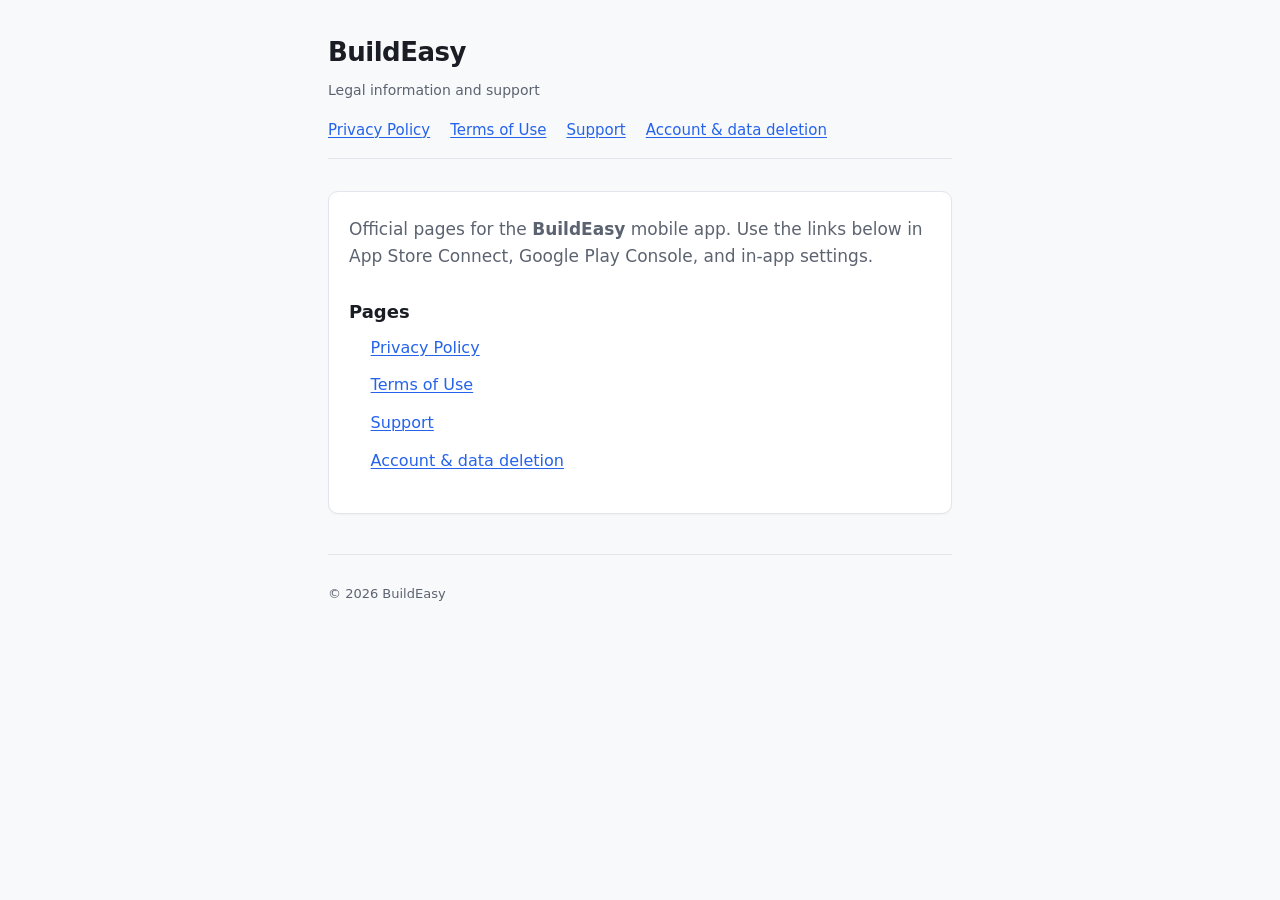
<file: index.html>
<!DOCTYPE html>
<html lang="en">
<head>
  <meta charset="utf-8">
  <meta name="viewport" content="width=device-width, initial-scale=1">
  <title>BuildEasy — Legal &amp; support</title>
  <link rel="stylesheet" href="styles.css">
  <!-- Hub page for static legal/support content. -->
</head>
<body>
  <div class="wrap">
    <header class="site-header">
      <h1>BuildEasy</h1>
      <p class="meta">Legal information and support</p>
      <nav class="nav" aria-label="Legal pages">
        <a href="privacy-policy.html">Privacy Policy</a>
        <a href="terms-of-use.html">Terms of Use</a>
        <a href="support.html">Support</a>
        <a href="account-deletion.html">Account &amp; data deletion</a>
      </nav>
    </header>

    <main class="card">
      <p class="lead">
        Official pages for the <strong>BuildEasy</strong> mobile app. Use the links below in App Store
        Connect, Google Play Console, and in-app settings.
      </p>

      <h2>Pages</h2>
      <ul class="index-list">
        <li><a href="privacy-policy.html">Privacy Policy</a></li>
        <li><a href="terms-of-use.html">Terms of Use</a></li>
        <li><a href="support.html">Support</a></li>
        <li><a href="account-deletion.html">Account &amp; data deletion</a></li>
      </ul>

    </main>

    <footer class="site-footer">
      <p>© 2026 BuildEasy</p>
    </footer>
  </div>
</body>
</html>
</file>
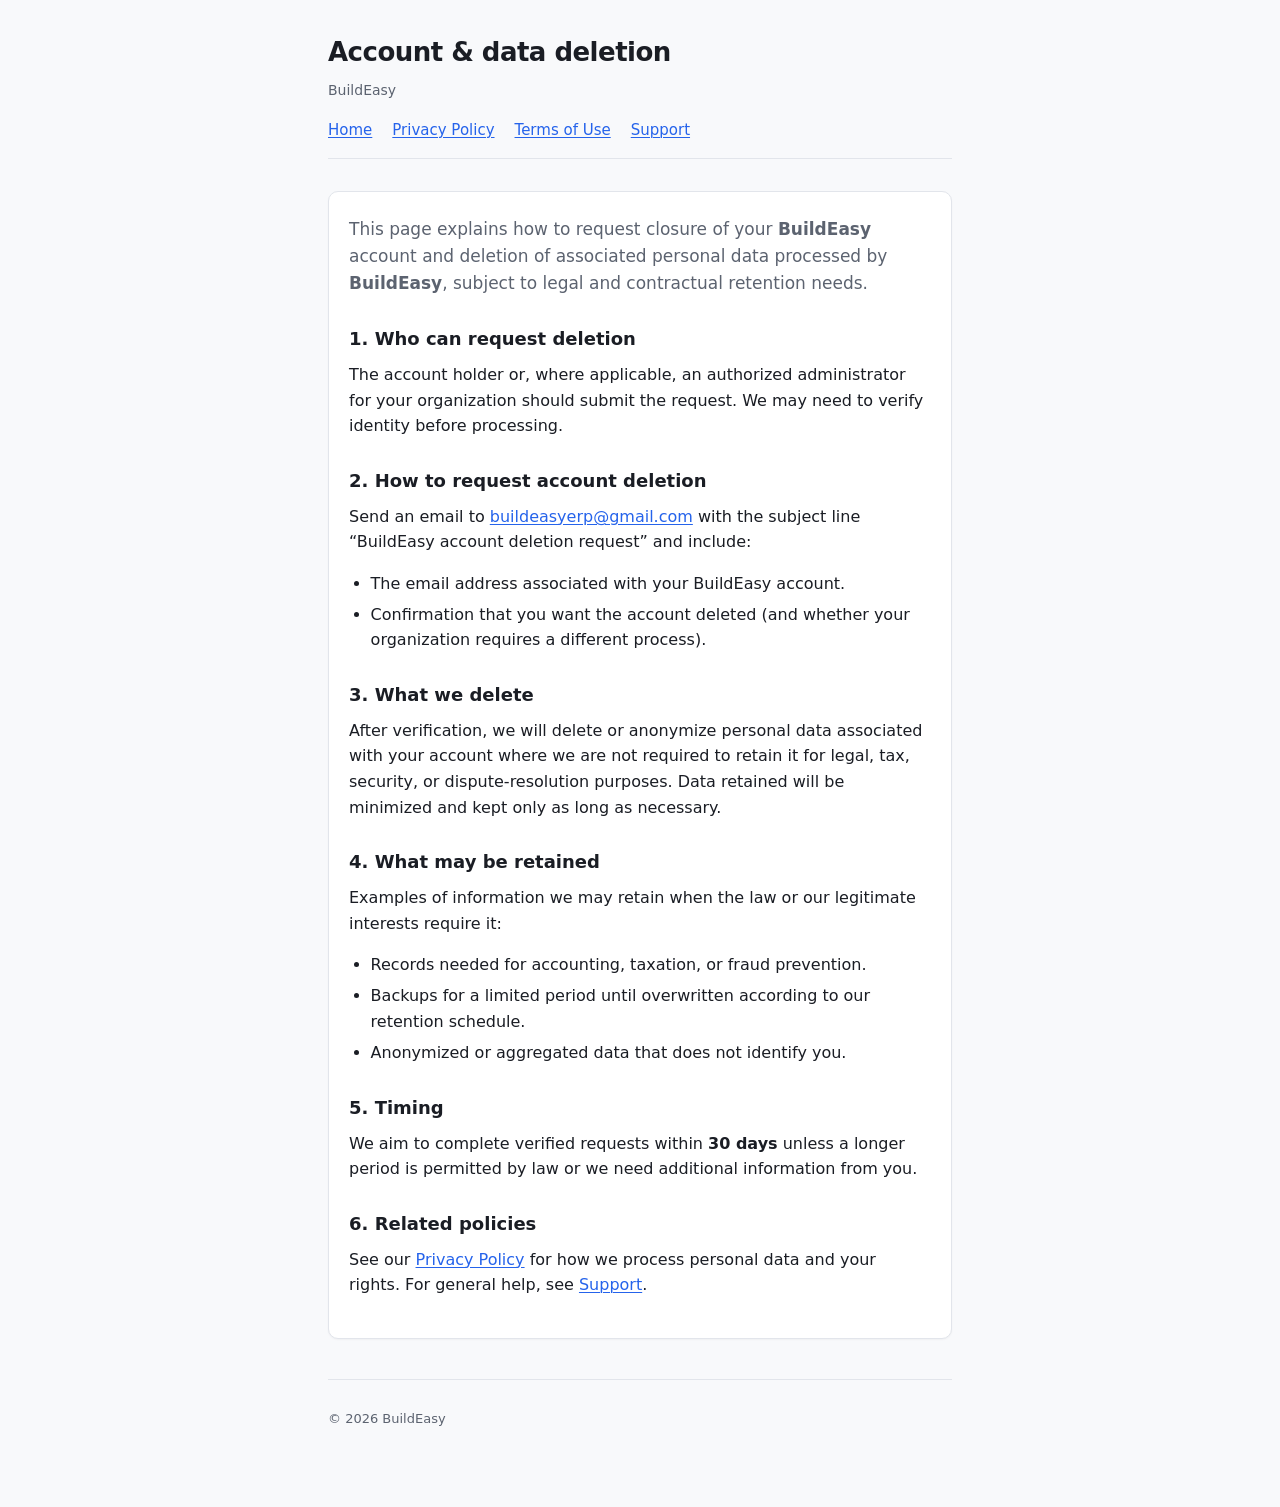
<file: account-deletion.html>
<!DOCTYPE html>
<html lang="en">
<head>
  <meta charset="utf-8">
  <meta name="viewport" content="width=device-width, initial-scale=1">
  <title>Account &amp; data deletion — BuildEasy</title>
  <link rel="stylesheet" href="styles.css">
</head>
<body>
  <div class="wrap">
    <header class="site-header">
      <h1>Account &amp; data deletion</h1>
      <p class="meta">BuildEasy</p>
      <nav class="nav" aria-label="Legal pages">
        <a href="index.html">Home</a>
        <a href="privacy-policy.html">Privacy Policy</a>
        <a href="terms-of-use.html">Terms of Use</a>
        <a href="support.html">Support</a>
      </nav>
    </header>

    <main class="card">
      <p class="lead">
        This page explains how to request closure of your <strong>BuildEasy</strong> account and
        deletion of associated personal data processed by
        <strong>BuildEasy</strong>, subject to legal and contractual retention needs.
      </p>

      <h2>1. Who can request deletion</h2>
      <p>
        The account holder or, where applicable, an authorized administrator for your organization
        should submit the request. We may need to verify identity before processing.
      </p>

      <h2>2. How to request account deletion</h2>
      <p>
        Send an email to
        <a href="mailto:buildeasyerp@gmail.com?subject=BuildEasy%20account%20deletion%20request">buildeasyerp@gmail.com</a>
        with the subject line “BuildEasy account deletion request” and include:
      </p>
      <ul>
        <li>The email address associated with your BuildEasy account.</li>
        <li>Confirmation that you want the account deleted (and whether your organization requires a different process).</li>
      </ul>

      <h2>3. What we delete</h2>
      <p>
        After verification, we will delete or anonymize personal data associated with your account where
        we are not required to retain it for legal, tax, security, or dispute-resolution purposes.
        Data retained will be minimized and kept only as long as necessary.
      </p>

      <h2>4. What may be retained</h2>
      <p>Examples of information we may retain when the law or our legitimate interests require it:</p>
      <ul>
        <li>Records needed for accounting, taxation, or fraud prevention.</li>
        <li>Backups for a limited period until overwritten according to our retention schedule.</li>
        <li>Anonymized or aggregated data that does not identify you.</li>
      </ul>

      <h2>5. Timing</h2>
      <p>
        We aim to complete verified requests within <strong>30 days</strong> unless
        a longer period is permitted by law or we need additional information from you.
      </p>

      <h2>6. Related policies</h2>
      <p>
        See our <a href="privacy-policy.html">Privacy Policy</a> for how we process personal data
        and your rights. For general help, see <a href="support.html">Support</a>.
      </p>
    </main>

    <footer class="site-footer">
      <p>© 2026 BuildEasy</p>
    </footer>
  </div>
</body>
</html>
</file>
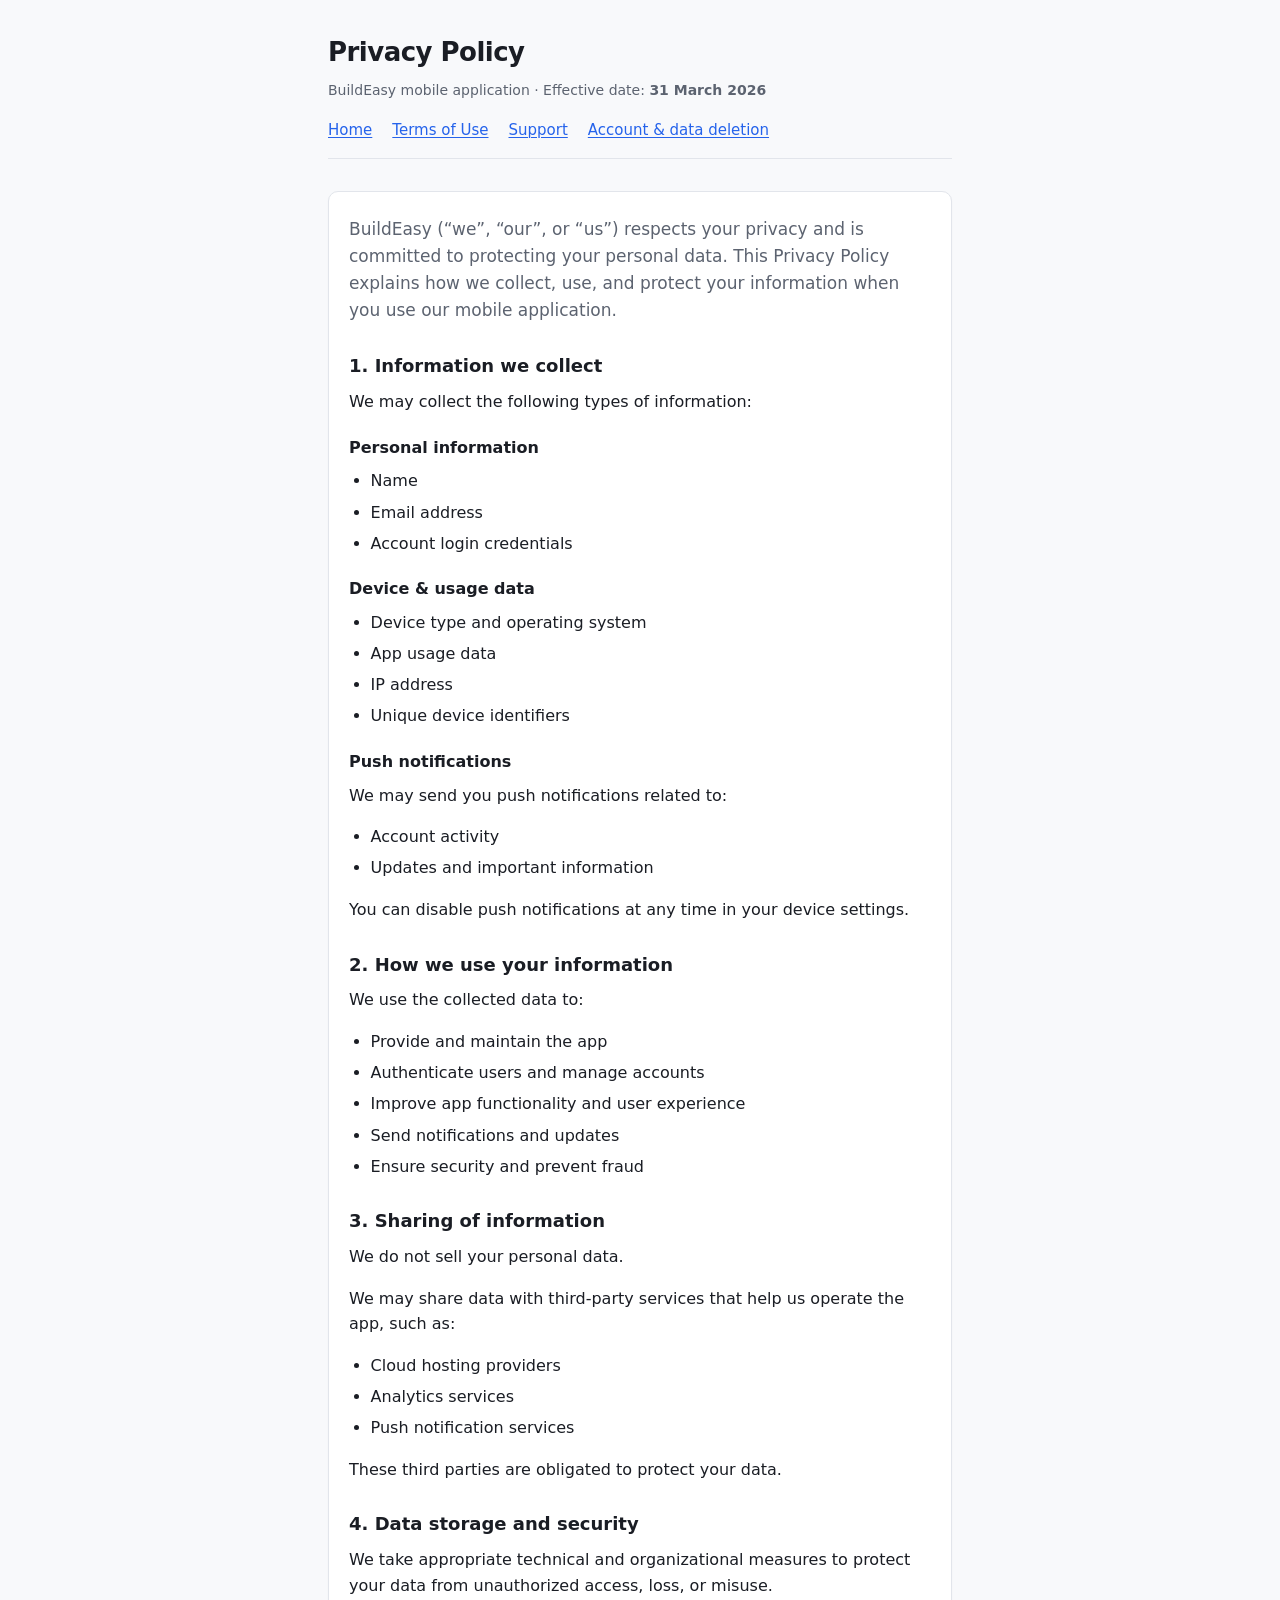
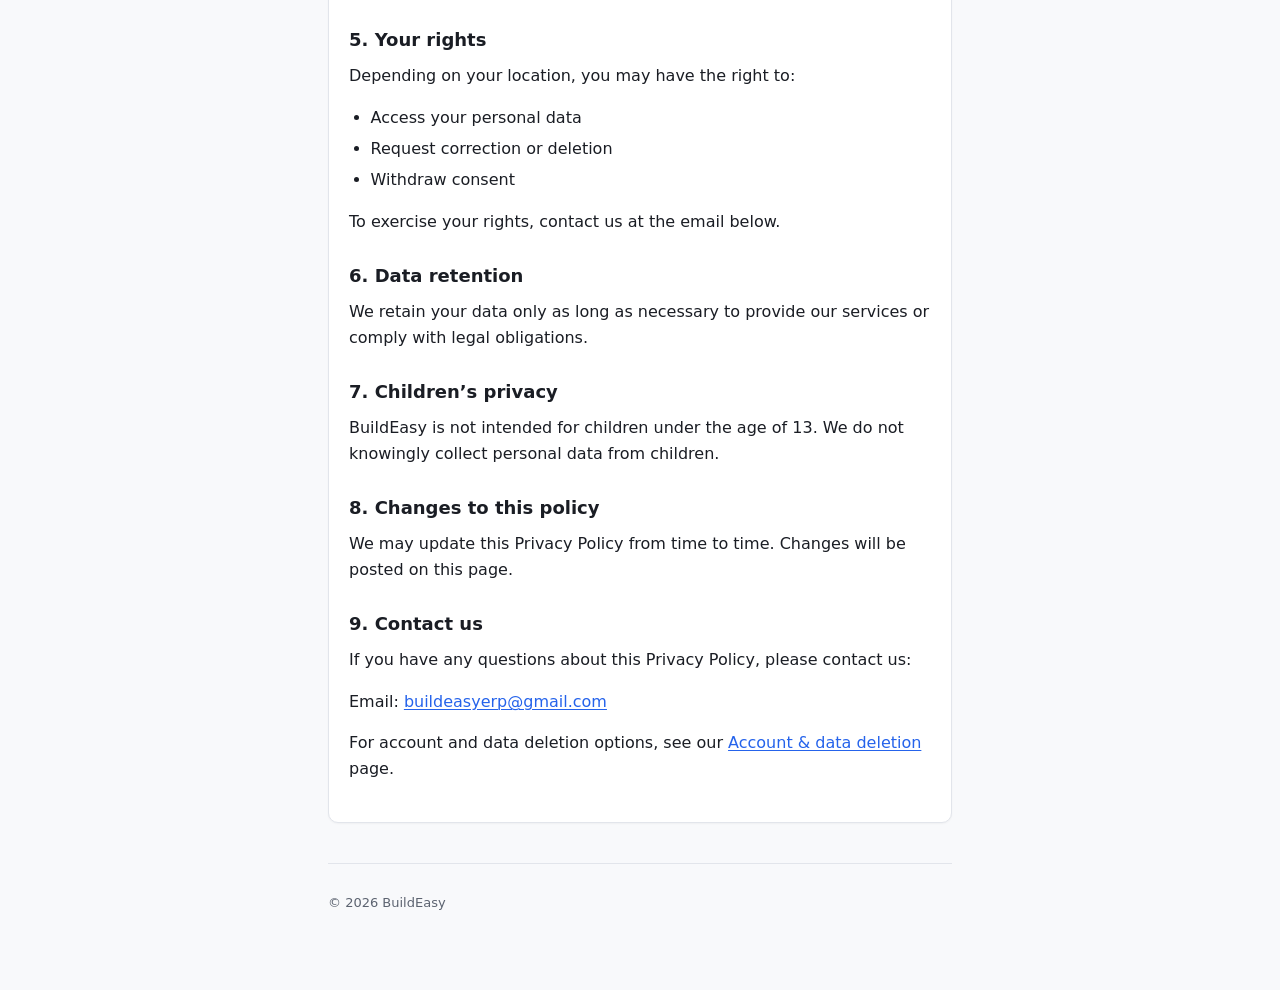
<file: privacy-policy.html>
<!DOCTYPE html>
<html lang="en">
<head>
  <meta charset="utf-8">
  <meta name="viewport" content="width=device-width, initial-scale=1">
  <title>Privacy Policy — BuildEasy</title>
  <link rel="stylesheet" href="styles.css">
</head>
<body>
  <div class="wrap">
    <header class="site-header">
      <h1>Privacy Policy</h1>
      <p class="meta">BuildEasy mobile application · Effective date: <strong>31 March 2026</strong></p>
      <nav class="nav" aria-label="Legal pages">
        <a href="index.html">Home</a>
        <a href="terms-of-use.html">Terms of Use</a>
        <a href="support.html">Support</a>
        <a href="account-deletion.html">Account &amp; data deletion</a>
      </nav>
    </header>

    <main class="card">
      <p class="lead">
        BuildEasy (“we”, “our”, or “us”) respects your privacy and is committed to protecting your personal data.
        This Privacy Policy explains how we collect, use, and protect your information when you use our mobile
        application.
      </p>

      <h2>1. Information we collect</h2>
      <p>We may collect the following types of information:</p>

      <h3>Personal information</h3>
      <ul>
        <li>Name</li>
        <li>Email address</li>
        <li>Account login credentials</li>
      </ul>

      <h3>Device &amp; usage data</h3>
      <ul>
        <li>Device type and operating system</li>
        <li>App usage data</li>
        <li>IP address</li>
        <li>Unique device identifiers</li>
      </ul>

      <h3>Push notifications</h3>
      <p>We may send you push notifications related to:</p>
      <ul>
        <li>Account activity</li>
        <li>Updates and important information</li>
      </ul>
      <p>You can disable push notifications at any time in your device settings.</p>

      <h2>2. How we use your information</h2>
      <p>We use the collected data to:</p>
      <ul>
        <li>Provide and maintain the app</li>
        <li>Authenticate users and manage accounts</li>
        <li>Improve app functionality and user experience</li>
        <li>Send notifications and updates</li>
        <li>Ensure security and prevent fraud</li>
      </ul>

      <h2>3. Sharing of information</h2>
      <p>We do not sell your personal data.</p>
      <p>We may share data with third-party services that help us operate the app, such as:</p>
      <ul>
        <li>Cloud hosting providers</li>
        <li>Analytics services</li>
        <li>Push notification services</li>
      </ul>
      <p>These third parties are obligated to protect your data.</p>

      <h2>4. Data storage and security</h2>
      <p>
        We take appropriate technical and organizational measures to protect your data from unauthorized access,
        loss, or misuse.
      </p>

      <h2>5. Your rights</h2>
      <p>Depending on your location, you may have the right to:</p>
      <ul>
        <li>Access your personal data</li>
        <li>Request correction or deletion</li>
        <li>Withdraw consent</li>
      </ul>
      <p>To exercise your rights, contact us at the email below.</p>

      <h2>6. Data retention</h2>
      <p>
        We retain your data only as long as necessary to provide our services or comply with legal obligations.
      </p>

      <h2>7. Children’s privacy</h2>
      <p>
        BuildEasy is not intended for children under the age of 13. We do not knowingly collect personal data
        from children.
      </p>

      <h2>8. Changes to this policy</h2>
      <p>
        We may update this Privacy Policy from time to time. Changes will be posted on this page.
      </p>

      <h2>9. Contact us</h2>
      <p>If you have any questions about this Privacy Policy, please contact us:</p>
      <p>
        Email:
        <a href="mailto:buildeasyerp@gmail.com">buildeasyerp@gmail.com</a>
      </p>
      <p>
        For account and data deletion options, see our
        <a href="account-deletion.html">Account &amp; data deletion</a> page.
      </p>
    </main>

    <footer class="site-footer">
      <p>© 2026 BuildEasy</p>
    </footer>
  </div>
</body>
</html>
</file>
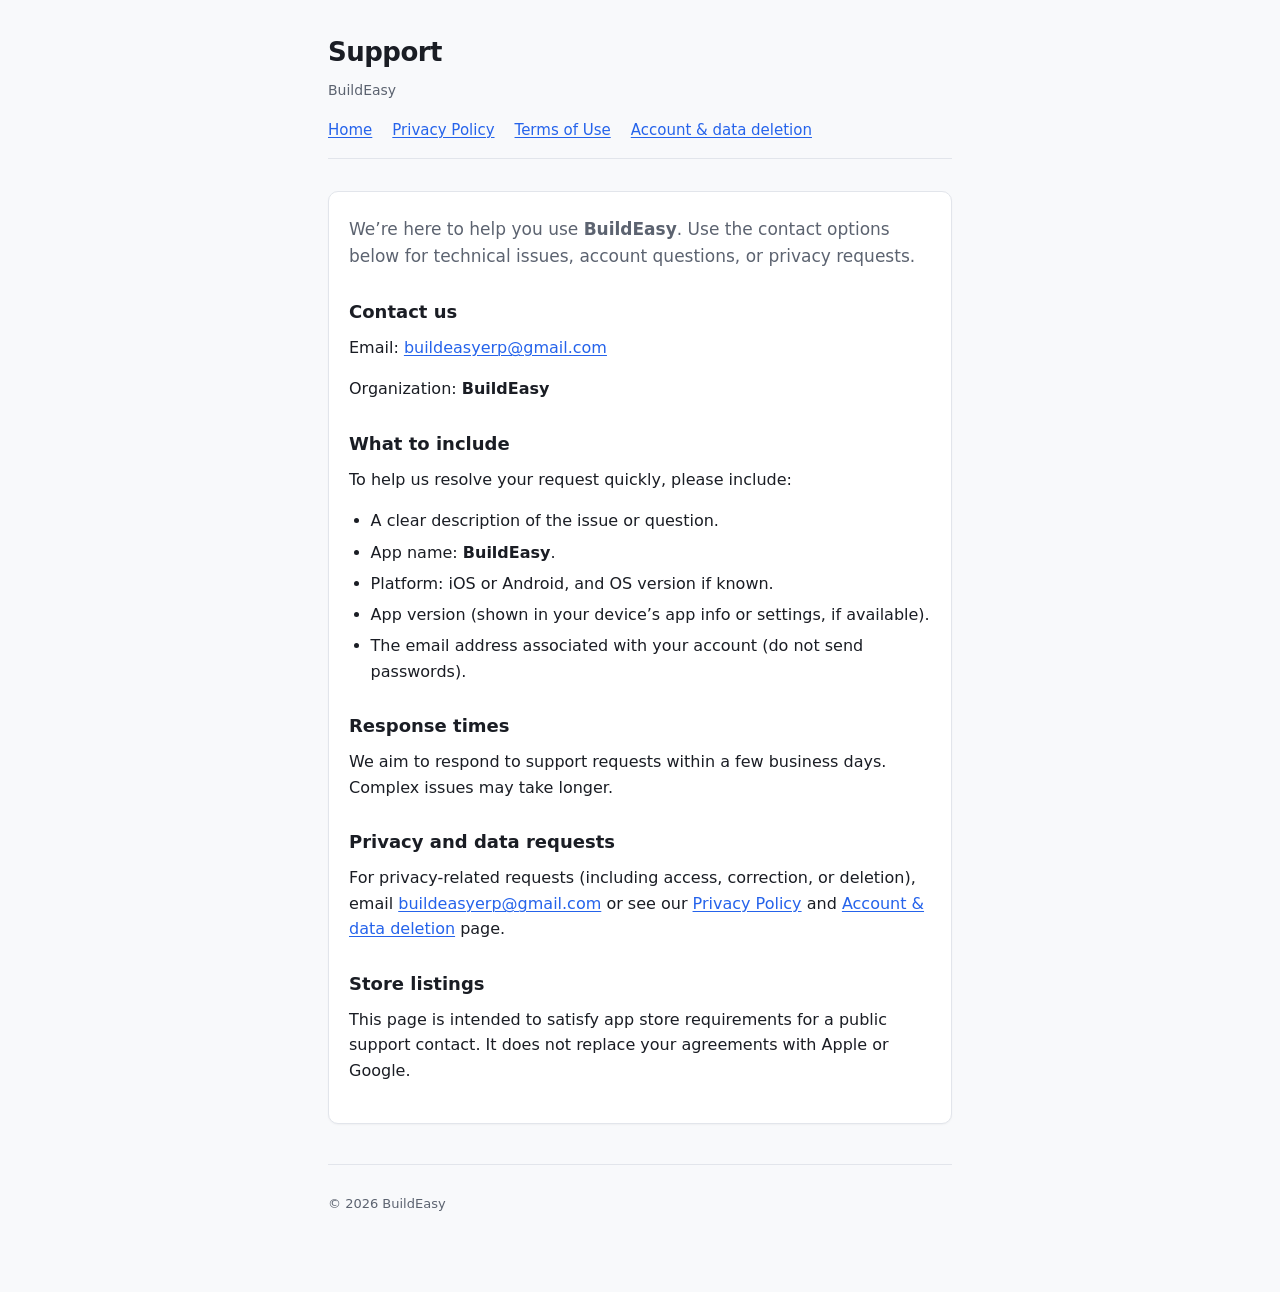
<file: support.html>
<!DOCTYPE html>
<html lang="en">
<head>
  <meta charset="utf-8">
  <meta name="viewport" content="width=device-width, initial-scale=1">
  <title>Support — BuildEasy</title>
  <link rel="stylesheet" href="styles.css">
</head>
<body>
  <div class="wrap">
    <header class="site-header">
      <h1>Support</h1>
      <p class="meta">BuildEasy</p>
      <nav class="nav" aria-label="Legal pages">
        <a href="index.html">Home</a>
        <a href="privacy-policy.html">Privacy Policy</a>
        <a href="terms-of-use.html">Terms of Use</a>
        <a href="account-deletion.html">Account &amp; data deletion</a>
      </nav>
    </header>

    <main class="card">
      <p class="lead">
        We’re here to help you use <strong>BuildEasy</strong>. Use the contact options below for
        technical issues, account questions, or privacy requests.
      </p>

      <h2>Contact us</h2>
      <p>
        Email:
        <a href="mailto:buildeasyerp@gmail.com">buildeasyerp@gmail.com</a>
      </p>
      <p>
        Organization: <strong>BuildEasy</strong>
      </p>

      <h2>What to include</h2>
      <p>To help us resolve your request quickly, please include:</p>
      <ul>
        <li>A clear description of the issue or question.</li>
        <li>App name: <strong>BuildEasy</strong>.</li>
        <li>Platform: iOS or Android, and OS version if known.</li>
        <li>App version (shown in your device’s app info or settings, if available).</li>
        <li>The email address associated with your account (do not send passwords).</li>
      </ul>

      <h2>Response times</h2>
      <p>
        We aim to respond to support requests within a few business days. Complex issues may take longer.
      </p>

      <h2>Privacy and data requests</h2>
      <p>
        For privacy-related requests (including access, correction, or deletion), email
        <a href="mailto:buildeasyerp@gmail.com">buildeasyerp@gmail.com</a>
        or see our
        <a href="privacy-policy.html">Privacy Policy</a>
        and
        <a href="account-deletion.html">Account &amp; data deletion</a>
        page.
      </p>

      <h2>Store listings</h2>
      <p>
        This page is intended to satisfy app store requirements for a public support contact. It does not
        replace your agreements with Apple or Google.
      </p>
    </main>

    <footer class="site-footer">
      <p>© 2026 BuildEasy</p>
    </footer>
  </div>
</body>
</html>
</file>
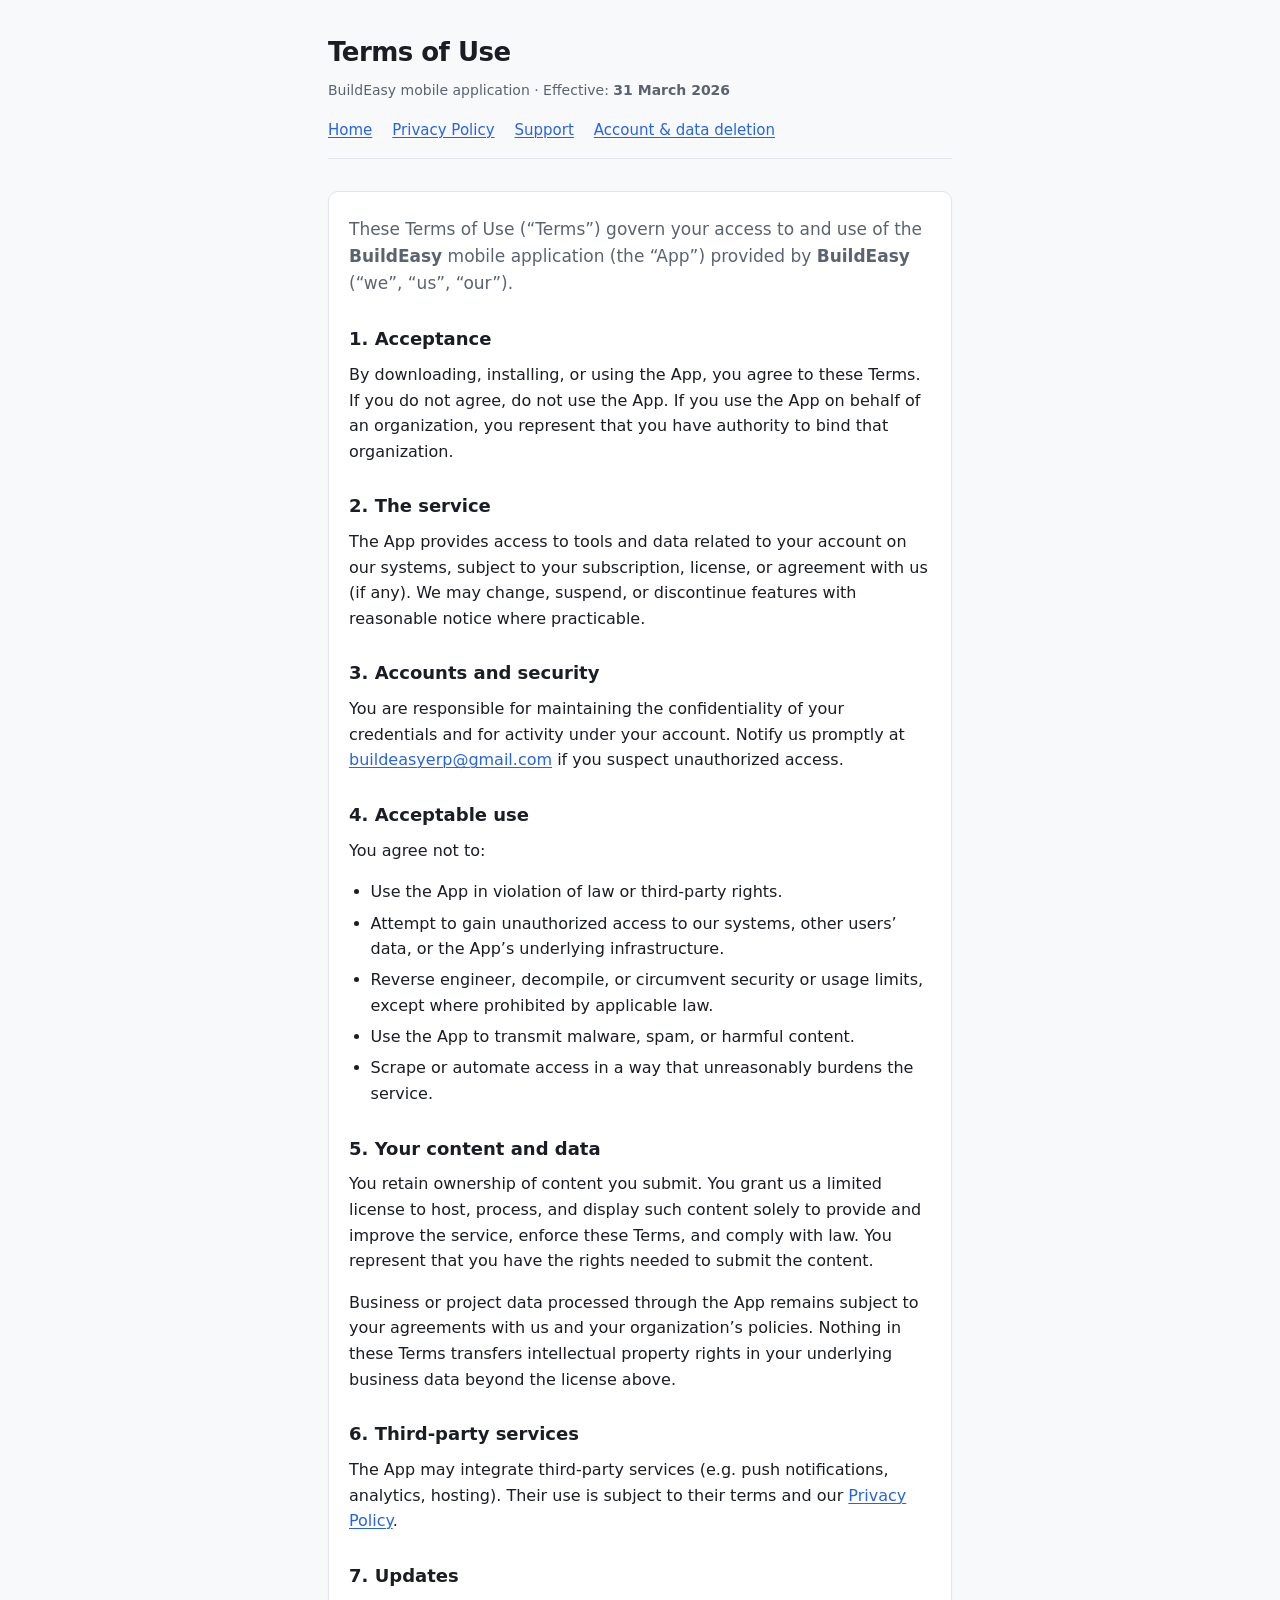
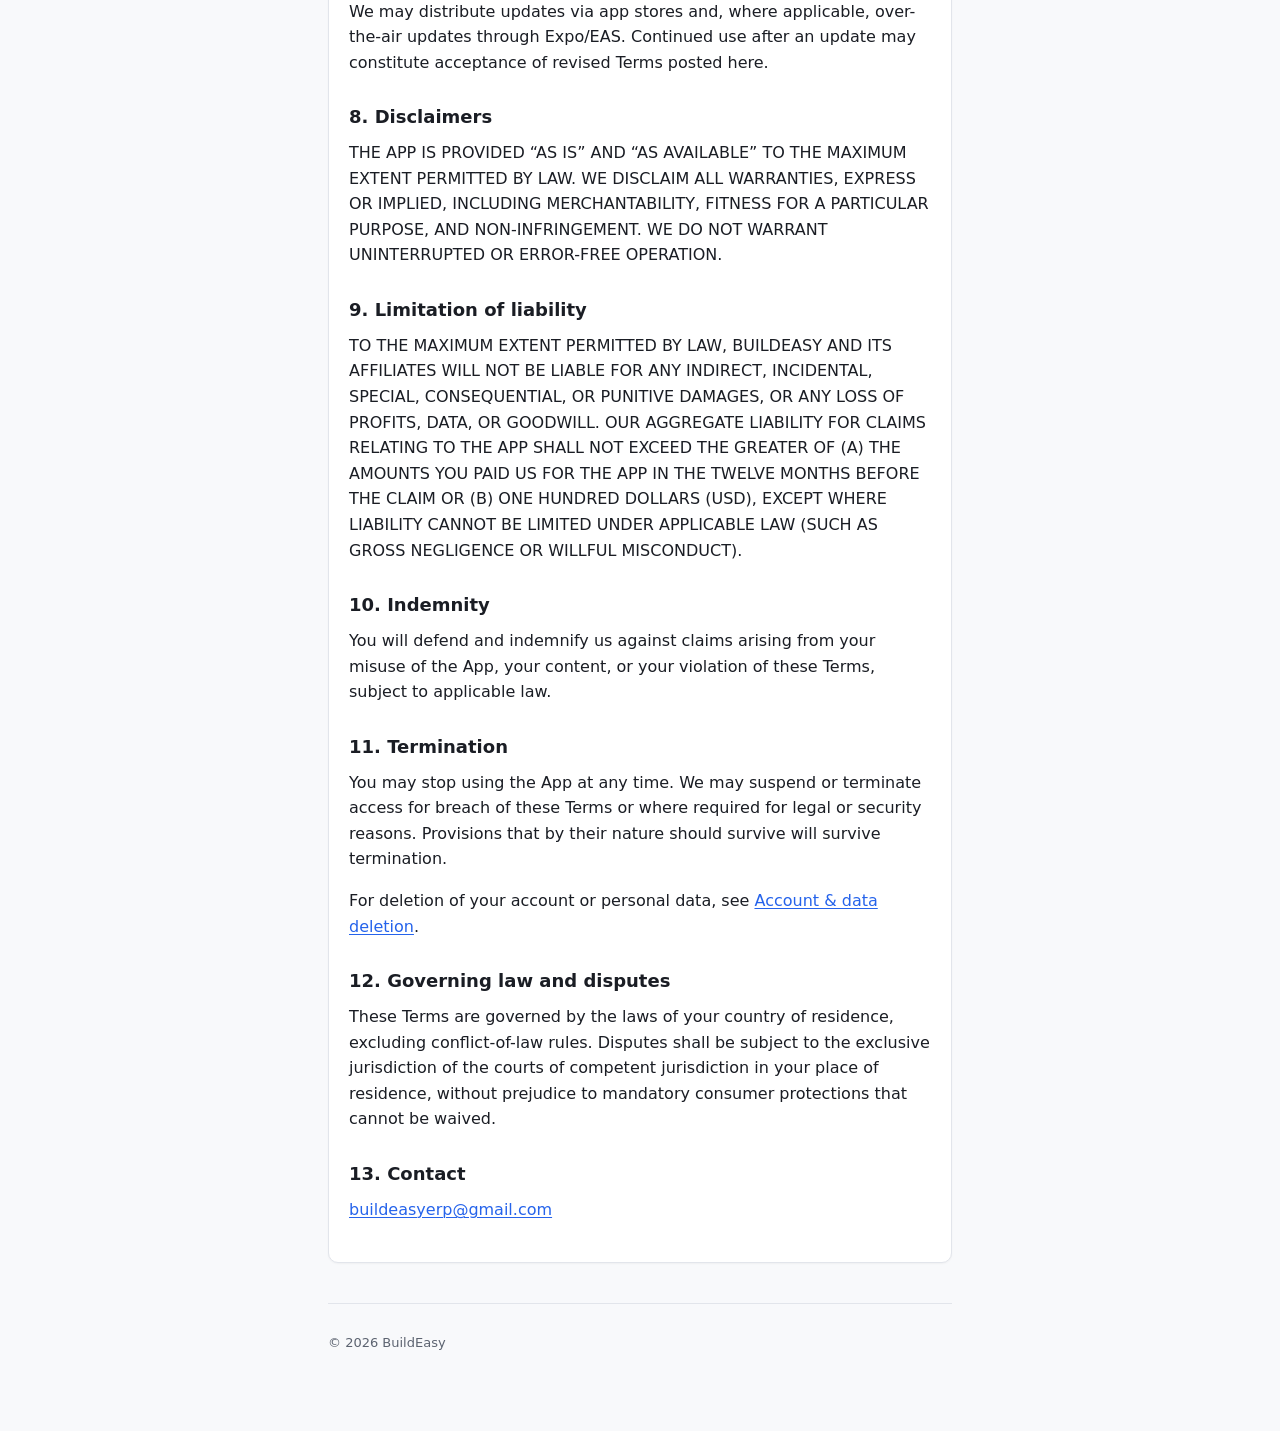
<file: terms-of-use.html>
<!DOCTYPE html>
<html lang="en">
<head>
  <meta charset="utf-8">
  <meta name="viewport" content="width=device-width, initial-scale=1">
  <title>Terms of Use — BuildEasy</title>
  <link rel="stylesheet" href="styles.css">
</head>
<body>
  <div class="wrap">
    <header class="site-header">
      <h1>Terms of Use</h1>
      <p class="meta">BuildEasy mobile application · Effective: <strong>31 March 2026</strong></p>
      <nav class="nav" aria-label="Legal pages">
        <a href="index.html">Home</a>
        <a href="privacy-policy.html">Privacy Policy</a>
        <a href="support.html">Support</a>
        <a href="account-deletion.html">Account &amp; data deletion</a>
      </nav>
    </header>

    <main class="card">
      <p class="lead">
        These Terms of Use (“Terms”) govern your access to and use of the <strong>BuildEasy</strong>
        mobile application (the “App”) provided by
        <strong>BuildEasy</strong> (“we”, “us”, “our”).
      </p>

      <h2>1. Acceptance</h2>
      <p>
        By downloading, installing, or using the App, you agree to these Terms. If you do not agree,
        do not use the App. If you use the App on behalf of an organization, you represent that you
        have authority to bind that organization.
      </p>

      <h2>2. The service</h2>
      <p>
        The App provides access to tools and data related to your account on our systems, subject to
        your subscription, license, or agreement with us (if any). We may change, suspend, or discontinue
        features with reasonable notice where practicable.
      </p>

      <h2>3. Accounts and security</h2>
      <p>
        You are responsible for maintaining the confidentiality of your credentials and for activity under
        your account. Notify us promptly at
        <a href="mailto:buildeasyerp@gmail.com">buildeasyerp@gmail.com</a>
        if you suspect unauthorized access.
      </p>

      <h2>4. Acceptable use</h2>
      <p>You agree not to:</p>
      <ul>
        <li>Use the App in violation of law or third-party rights.</li>
        <li>Attempt to gain unauthorized access to our systems, other users’ data, or the App’s underlying infrastructure.</li>
        <li>Reverse engineer, decompile, or circumvent security or usage limits, except where prohibited by applicable law.</li>
        <li>Use the App to transmit malware, spam, or harmful content.</li>
        <li>Scrape or automate access in a way that unreasonably burdens the service.</li>
      </ul>

      <h2>5. Your content and data</h2>
      <p>
        You retain ownership of content you submit. You grant us a limited license to host, process,
        and display such content solely to provide and improve the service, enforce these Terms, and
        comply with law. You represent that you have the rights needed to submit the content.
      </p>
      <p>
        Business or project data processed through the App remains subject to your agreements with us
        and your organization’s policies. Nothing in these Terms transfers intellectual property rights
        in your underlying business data beyond the license above.
      </p>

      <h2>6. Third-party services</h2>
      <p>
        The App may integrate third-party services (e.g. push notifications, analytics, hosting).
        Their use is subject to their terms and our
        <a href="privacy-policy.html">Privacy Policy</a>.
      </p>

      <h2>7. Updates</h2>
      <p>
        We may distribute updates via app stores and, where applicable, over-the-air updates through
        Expo/EAS. Continued use after an update may constitute acceptance of revised Terms posted here.
      </p>

      <h2>8. Disclaimers</h2>
      <p>
        THE APP IS PROVIDED “AS IS” AND “AS AVAILABLE” TO THE MAXIMUM EXTENT PERMITTED BY LAW. WE DISCLAIM
        ALL WARRANTIES, EXPRESS OR IMPLIED, INCLUDING MERCHANTABILITY, FITNESS FOR A PARTICULAR PURPOSE,
        AND NON-INFRINGEMENT. WE DO NOT WARRANT UNINTERRUPTED OR ERROR-FREE OPERATION.
      </p>

      <h2>9. Limitation of liability</h2>
      <p>
        TO THE MAXIMUM EXTENT PERMITTED BY LAW, BUILDEASY AND ITS AFFILIATES WILL NOT BE LIABLE
        FOR ANY INDIRECT, INCIDENTAL, SPECIAL, CONSEQUENTIAL, OR PUNITIVE DAMAGES, OR ANY LOSS OF PROFITS,
        DATA, OR GOODWILL. OUR AGGREGATE LIABILITY FOR CLAIMS RELATING TO THE APP SHALL NOT EXCEED THE
        GREATER OF (A) THE AMOUNTS YOU PAID US FOR THE APP IN THE TWELVE MONTHS BEFORE THE CLAIM OR
        (B) ONE HUNDRED DOLLARS (USD), EXCEPT WHERE LIABILITY CANNOT BE LIMITED UNDER APPLICABLE LAW
        (SUCH AS GROSS NEGLIGENCE OR WILLFUL MISCONDUCT).
      </p>

      <h2>10. Indemnity</h2>
      <p>
        You will defend and indemnify us against claims arising from your misuse of the App, your content,
        or your violation of these Terms, subject to applicable law.
      </p>

      <h2>11. Termination</h2>
      <p>
        You may stop using the App at any time. We may suspend or terminate access for breach of these
        Terms or where required for legal or security reasons. Provisions that by their nature should
        survive will survive termination.
      </p>
      <p>
        For deletion of your account or personal data, see
        <a href="account-deletion.html">Account &amp; data deletion</a>.
      </p>

      <h2>12. Governing law and disputes</h2>
      <p>
        These Terms are governed by the laws of your country of residence, excluding conflict-of-law rules.
        Disputes shall be subject to the exclusive jurisdiction of the courts of competent jurisdiction in
        your place of residence, without prejudice to mandatory consumer protections that cannot be waived.
      </p>

      <h2>13. Contact</h2>
      <p>
        <a href="mailto:buildeasyerp@gmail.com">buildeasyerp@gmail.com</a>
      </p>
    </main>

    <footer class="site-footer">
      <p>© 2026 BuildEasy</p>
    </footer>
  </div>
</body>
</html>
</file>
<file: styles.css>
/* Shared styles for BuildEasy legal / support static pages */

:root {
  --bg: #f8f9fb;
  --surface: #ffffff;
  --text: #1a1d24;
  --muted: #5c6370;
  --accent: #2563eb;
  --border: #e2e5eb;
  --radius: 10px;
  --max: 42rem;
  --font: system-ui, -apple-system, 'Segoe UI', Roboto, Ubuntu, sans-serif;
}

*,
*::before,
*::after {
  box-sizing: border-box;
}

html {
  font-size: 100%;
  -webkit-text-size-adjust: 100%;
}

body {
  margin: 0;
  min-height: 100vh;
  font-family: var(--font);
  font-size: 1rem;
  line-height: 1.6;
  color: var(--text);
  background: var(--bg);
}

a {
  color: var(--accent);
  text-decoration-thickness: 1px;
  text-underline-offset: 2px;
}

a:hover {
  text-decoration-thickness: 2px;
}

.wrap {
  max-width: var(--max);
  margin: 0 auto;
  padding: 1.5rem 1.25rem 3rem;
}

.site-header {
  margin-bottom: 2rem;
  padding-bottom: 1rem;
  border-bottom: 1px solid var(--border);
}

.site-header h1 {
  margin: 0 0 0.35rem;
  font-size: 1.5rem;
  font-weight: 600;
  letter-spacing: -0.02em;
}

.site-header .meta {
  margin: 0;
  font-size: 0.875rem;
  color: var(--muted);
}

.nav {
  display: flex;
  flex-wrap: wrap;
  gap: 0.75rem 1.25rem;
  margin-top: 1rem;
  font-size: 0.9375rem;
}

.nav a {
  font-weight: 500;
}

.card {
  background: var(--surface);
  border: 1px solid var(--border);
  border-radius: var(--radius);
  padding: 1.5rem 1.25rem;
  box-shadow: 0 1px 2px rgba(0, 0, 0, 0.04);
}

.card h2 {
  margin: 1.75rem 0 0.5rem;
  font-size: 1.125rem;
  font-weight: 600;
}

.card h2:first-child {
  margin-top: 0;
}

.card h3 {
  margin: 1.25rem 0 0.5rem;
  font-size: 1rem;
  font-weight: 600;
}

.card p {
  margin: 0 0 1rem;
}

.card ul,
.card ol {
  margin: 0 0 1rem;
  padding-left: 1.35rem;
}

.card li {
  margin-bottom: 0.35rem;
}

.card .lead {
  font-size: 1.0625rem;
  color: var(--muted);
}

.placeholder-note {
  margin-top: 1.5rem;
  padding: 1rem;
  font-size: 0.8125rem;
  color: var(--muted);
  background: var(--bg);
  border: 1px dashed var(--border);
  border-radius: calc(var(--radius) - 2px);
}

.placeholder-note strong {
  color: var(--text);
}

.site-footer {
  margin-top: 2.5rem;
  padding-top: 1rem;
  font-size: 0.8125rem;
  color: var(--muted);
  border-top: 1px solid var(--border);
}

.index-list {
  list-style: none;
  margin: 0;
  padding: 0;
}

.index-list li {
  margin-bottom: 0.75rem;
}

.index-list a {
  font-weight: 500;
}

@media (min-width: 480px) {
  .wrap {
    padding: 2rem 1.5rem 4rem;
  }

  .site-header h1 {
    font-size: 1.625rem;
  }
}
</file>
